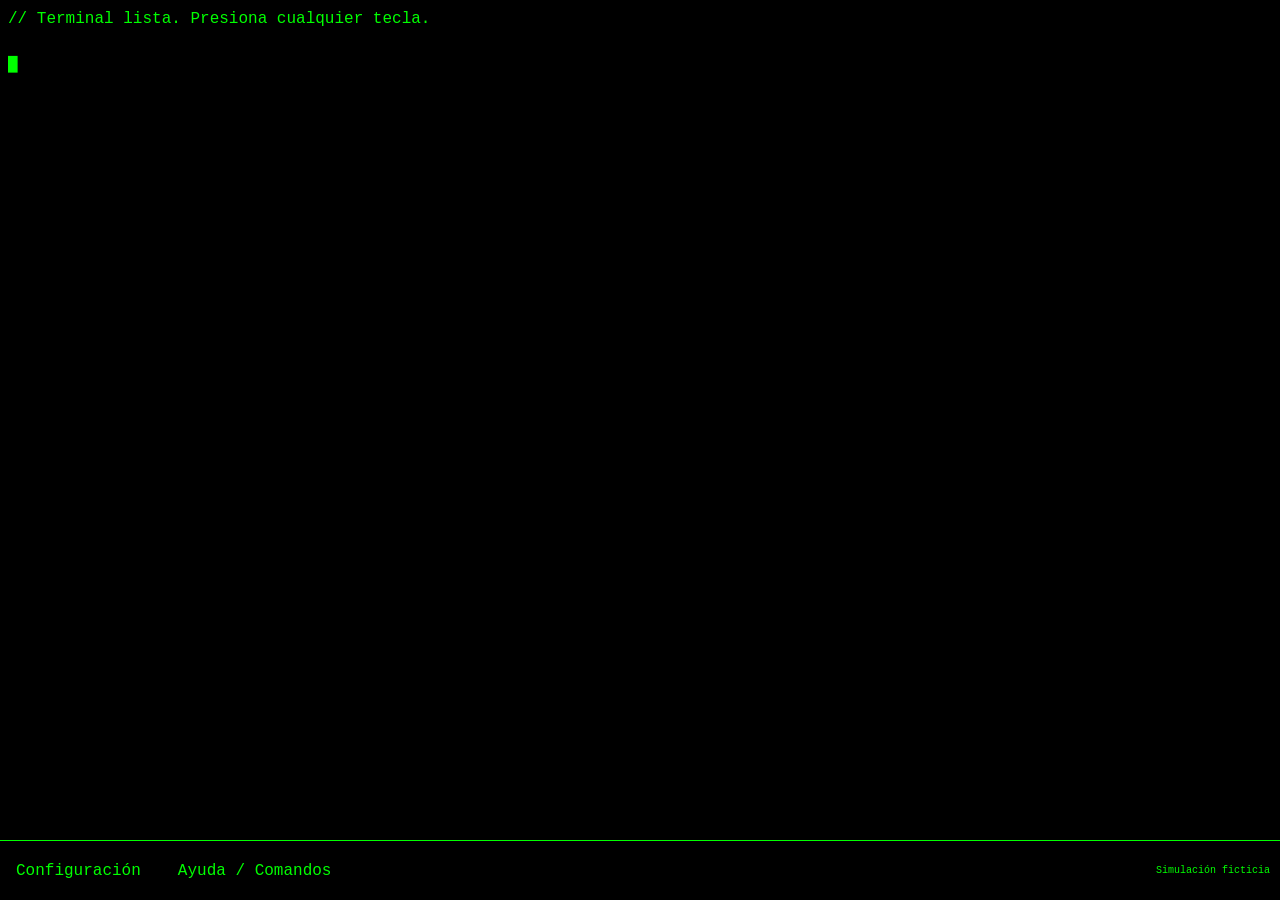
<file: hackertyper/index.html>
<!DOCTYPE html>
<html lang="es">
<head>
  <meta charset="UTF-8">
  <meta name="viewport" content="width=device-width, initial-scale=1.0">
  <title>Hacker Typer</title>
  <link rel="stylesheet" href="./style.css">
  <script src="./script.js" defer></script>
</head>
<body>
  <main id="terminal" tabindex="0" aria-label="Terminal de simulación">
    <pre id="codigo"></pre><span class="cursor">█</span>
  </main>

  <footer>
    <nav>
      <button type="button" id="abrirConfiguracion">Configuración</button>
      <button type="button" id="abrirAyuda">Ayuda / Comandos</button>
    </nav>
    <small>Simulación ficticia</small>
  </footer>

  <dialog id="configuracion">
    <h2>Configuración</h2>

    <label for="fondo">Color del fondo</label>
    <input id="fondo" type="color" value="#000000">

    <label for="texto">Color del código</label>
    <input id="texto" type="color" value="#00ff00">

    <label for="imagen">Imagen de fondo</label>
    <input id="imagen" type="file" accept="image/*">

    <button type="button" id="quitarImagen">Quitar imagen</button>
    <button type="button" data-cerrar>Cerrar</button>
  </dialog>

  <dialog id="ayuda">
    <h2>Comandos</h2>
    <p>Pulsa un botón o usa Alt + Shift + la letra.</p>

    <div class="comandos">
      <button type="button" data-comando="N">N · Configurar nombre</button>
      <button type="button" data-comando="A">A · Acceso concedido</button>
      <button type="button" data-comando="L">L · Ubicación localizada</button>
      <button type="button" data-comando="M">M · Micrófono ficticio</button>
      <button type="button" data-comando="D">D · Documentos</button>
      <button type="button" data-comando="C">C · Conversaciones</button>
      <button type="button" data-comando="B">B · Cambiar fondo</button>
      <button type="button" data-comando="R">R · Limpiar terminal</button>
    </div>

    <p>Alt + Shift + H abre este menú. Esc cierra las ventanas.</p>
    <button type="button" data-cerrar>Cerrar</button>
  </dialog>

  <dialog id="nombreDialogo">
    <form id="nombreFormulario">
      <h2>Configurar nombre</h2>
      <label for="nombre">Nombre o alias</label>
      <input
        id="nombre"
        type="text"
        maxlength="45"
        autocomplete="off"
        required
      >
      <p>Quedará oculto y se utilizará cuando actives un efecto.</p>

      <button type="submit">Guardar nombre</button>
      <button type="button" data-cerrar>Cancelar</button>
    </form>
  </dialog>

  <dialog id="efecto">
    <small>SECUENCIA FICTICIA</small>
    <h2 id="titulo"></h2>
    <p id="perfil"></p>
    <div id="animacion" aria-hidden="true"></div>
    <pre id="detalles"></pre>
    <progress id="progreso" max="100" value="0"></progress>
    <p id="estado" role="status"></p>
    <button type="button" data-cerrar>Cerrar</button>
  </dialog>
</body>
</html>
</file>
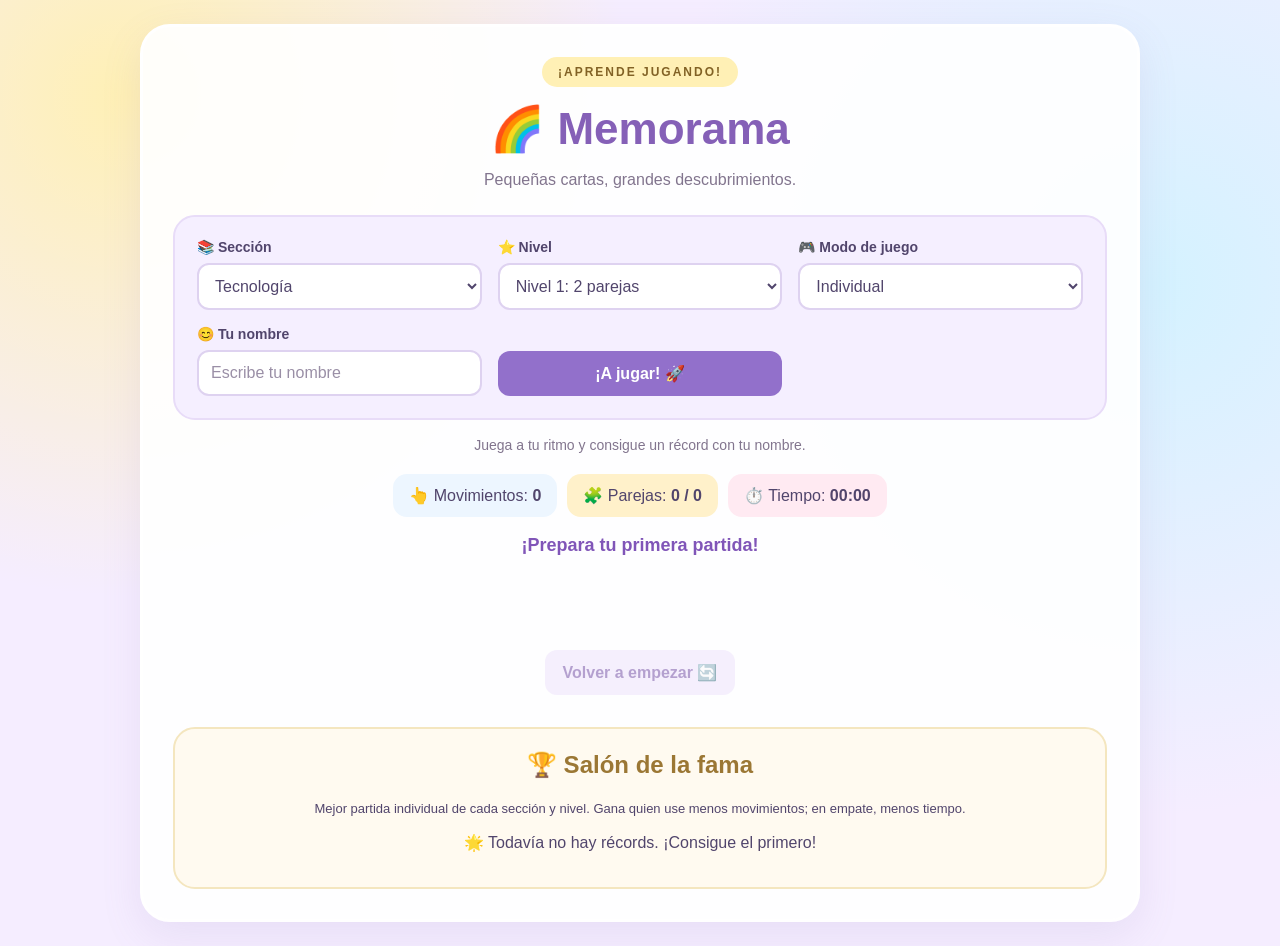
<file: memorama-tec/index.html>
<!DOCTYPE html>
<html lang="es">
<head>
    <meta charset="UTF-8">
    <meta name="viewport" content="width=device-width, initial-scale=1.0">
    <title>Memorama Club</title>
    <link rel="stylesheet" href="style.css">
    <script src="script.js" defer></script>
</head>
<body>
    <main class="contenedor">
        <header>
            <span class="etiqueta">¡APRENDE JUGANDO!</span>
            <h1>🌈 Memorama</h1>
            <p>Pequeñas cartas, grandes descubrimientos.</p>
        </header>

        <section class="configuracion" aria-label="Configurar partida">
            <div class="opcion">
                <label for="categoria">📚 Sección</label>
                <select id="categoria">
                    <option value="tec">Tecnología</option>
                    <option value="sistemas">Sistemas operativos</option>
                    <option value="len">Lenguajes de programación</option>
                    <option value="dep">Tecnologías DevOps</option>
                </select>
            </div>

            <div class="opcion">
                <label for="nivel">⭐ Nivel</label>
                <select id="nivel">
                    <option value="1">Nivel 1</option>
                    <option value="2">Nivel 2</option>
                    <option value="3">Nivel 3</option>
                    <option value="4">Nivel 4</option>
                </select>
            </div>

            <div class="opcion">
                <label for="modo">🎮 Modo de juego</label>
                <select id="modo">
                    <option value="solo">Individual</option>
                    <option value="dos">Dos personas</option>
                    <option value="computadora">Contra la computadora</option>
                </select>
            </div>

            <div class="opcion">
                <label for="jugador1">😊 Tu nombre</label>
                <input id="jugador1" maxlength="25"
                       placeholder="Escribe tu nombre" autocomplete="off">
            </div>

            <div class="opcion" id="campo-jugador2" hidden>
                <label for="jugador2">😎 Segunda persona</label>
                <input id="jugador2" maxlength="25"
                       placeholder="Nombre del jugador 2" autocomplete="off">
            </div>

            <button id="iniciar" type="button">¡A jugar! 🚀</button>
        </section>

        <p id="ayuda-modo" class="instrucciones"></p>

        <section class="informacion" aria-label="Estado de la partida">
            <p>👆 Movimientos: <strong id="movimientos">0</strong></p>
            <p>🧩 Parejas: <strong id="parejas">0 / 0</strong></p>
            <p>⏱️ Tiempo: <strong id="tiempo">00:00</strong></p>
        </section>

        <p id="turno" class="turno" role="status">
            ¡Prepara tu primera partida!
        </p>

        <section id="marcador" class="marcador" hidden>
            <p id="marcador1"></p>
            <p id="marcador2"></p>
        </section>

        <section id="tablero" class="tablero"
                 aria-label="Cartas del memorama"></section>

        <p id="mensaje" role="status" aria-live="polite"></p>

        <button id="reiniciar" class="secundario" type="button" disabled>
            Volver a empezar 🔄
        </button>

        <section class="records" aria-labelledby="titulo-records">
            <h2 id="titulo-records">🏆 Salón de la fama</h2>
            <p class="descripcion-records">
                Mejor partida individual de cada sección y nivel.
                Gana quien use menos movimientos; en empate, menos tiempo.
            </p>
            <div id="lista-records"></div>
            <p id="aviso-guardado" role="status"></p>
        </section>
    </main>
</body>
</html>
</file>
<file: hackertyper/style.css>
:root {
  --fondo: #000000;
  --texto: #00ff00;
}

* {
  box-sizing: border-box;
}

html,
body {
  height: 100%;
  margin: 0;
}

body {
  background-color: var(--fondo);
  background-position: center;
  background-size: cover;
  background-attachment: fixed;
  color: var(--texto);
  font: 16px "Courier New", monospace;
}

#terminal {
  height: calc(100dvh - 60px);
  padding: 8px;
  overflow-y: auto;
  overflow-wrap: anywhere;
  outline: none;
  cursor: text;
}

#codigo {
  display: inline;
  margin: 0;
  white-space: pre-wrap;
  overflow-wrap: anywhere;
  font: inherit;
  line-height: 1.45;
}

.cursor {
  animation: parpadear 1s steps(1) infinite;
}

footer {
  position: fixed;
  bottom: 0;
  width: 100%;
  min-height: 60px;
  display: flex;
  align-items: center;
  justify-content: space-between;
  gap: 10px;
  padding: 10px;
  border-top: 1px solid var(--texto);
  background: var(--fondo);
}

nav {
  display: flex;
  gap: 25px;
}

button {
  padding: 6px;
  background: transparent;
  border: none;
  color: var(--texto);
  font: inherit;
  cursor: pointer;
}

button:hover {
  text-decoration: underline;
}

button:focus-visible,
input:focus-visible {
  outline: 2px solid var(--texto);
  outline-offset: 3px;
}

footer small {
  font-size: 10px;
}

dialog {
  width: min(640px, 94vw);
  max-height: 85dvh;
  padding: 24px;
  overflow-y: auto;
  border: 1px solid var(--texto);
  background: #000;
  color: var(--texto);
  font: 15px/1.6 "Courier New", monospace;
}

dialog::backdrop {
  background: #000b;
}

dialog h2 {
  margin-top: 10px;
  overflow-wrap: anywhere;
}

dialog button {
  margin: 8px 6px 0 0;
  padding: 8px 12px;
  border: 1px solid var(--texto);
}

label {
  display: block;
  margin-top: 16px;
}

input {
  max-width: 100%;
  margin: 8px 0;
  font: inherit;
}

input[type="text"] {
  width: 100%;
  padding: 10px;
  border: 1px solid var(--texto);
  background: #080808;
  color: var(--texto);
}

input[type="color"] {
  width: 75px;
  height: 40px;
  background: #000;
  border: 1px solid var(--texto);
}

input[type="file"] {
  display: block;
  width: 100%;
}

.comandos {
  display: grid;
  gap: 5px;
}

.comandos button {
  text-align: left;
}

#efecto {
  text-align: center;
}

#perfil {
  overflow-wrap: anywhere;
}

#detalles {
  text-align: left;
  white-space: pre-wrap;
  overflow-wrap: anywhere;
  font: inherit;
}

progress {
  width: 100%;
  height: 18px;
  accent-color: var(--texto);
}

.icono {
  font-size: 65px;
}

.radar {
  position: relative;
  width: 140px;
  height: 140px;
  margin: 20px auto;
  overflow: hidden;
  border: 1px solid var(--texto);
  border-radius: 50%;
  background: repeating-radial-gradient(
    circle,
    transparent 0 20px,
    #ffffff30 21px 22px
  );
}

.radar::after {
  content: "";
  position: absolute;
  inset: 0;
  border-radius: 50%;
  background: conic-gradient(transparent 65%, var(--texto));
  opacity: 0.6;
  animation: girar 2s linear infinite;
}

.onda {
  height: 90px;
  display: flex;
  align-items: center;
  justify-content: center;
  gap: 5px;
}

.onda span {
  width: 6px;
  height: 65px;
  background: var(--texto);
  animation: pulsar 0.6s infinite alternate;
}

.onda span:nth-child(2n) {
  animation-delay: 0.2s;
}

.onda span:nth-child(3n) {
  animation-delay: 0.4s;
}

@keyframes parpadear {
  50% { opacity: 0; }
}

@keyframes girar {
  to { transform: rotate(360deg); }
}

@keyframes pulsar {
  from { transform: scaleY(0.15); }
  to { transform: scaleY(1); }
}

@media (max-width: 600px) {
  body {
    font-size: 14px;
  }

  nav {
    gap: 10px;
  }

  footer small {
    max-width: 75px;
  }
}

@media (prefers-reduced-motion: reduce) {
  *,
  *::before,
  *::after {
    animation: none !important;
  }
}
</file>
<file: memorama-tec/style.css>
* {
    box-sizing: border-box;
}

body {
    margin: 0;
    padding: 24px 12px;
    min-height: 100vh;
    font-family: "Trebuchet MS", Arial, sans-serif;
    color: #51456c;
    background:
        radial-gradient(circle at 10% 10%, #fff0b5, transparent 35%),
        radial-gradient(circle at 90% 30%, #d4f2ff, transparent 40%),
        #f5edff;
}

.contenedor {
    max-width: 1000px;
    margin: auto;
    padding: 30px;
    text-align: center;
    background: #ffffffed;
    border: 3px solid white;
    border-radius: 30px;
    box-shadow: 0 14px 40px #8d72b51f;
}

.etiqueta {
    display: inline-block;
    padding: 8px 16px;
    color: #826225;
    background: #fff0b5;
    border-radius: 30px;
    font-size: 12px;
    font-weight: bold;
    letter-spacing: 2px;
}

h1 {
    margin: 16px 0 8px;
    color: #8560b7;
    font-size: clamp(28px, 5vw, 44px);
}

header p {
    color: #82758e;
}

.configuracion {
    display: grid;
    grid-template-columns: repeat(3, minmax(0, 1fr));
    gap: 16px;
    margin: 26px 0 14px;
    padding: 22px;
    text-align: left;
    background: #f5efff;
    border: 2px solid #e8dcf8;
    border-radius: 22px;
}

.opcion {
    display: flex;
    flex-direction: column;
    gap: 8px;
    min-width: 0;
}

label {
    font-size: 14px;
    font-weight: bold;
}

input,
select,
button {
    font: inherit;
    border-radius: 12px;
}

input,
select {
    width: 100%;
    min-width: 0;
    padding: 12px;
    color: #51456c;
    background: white;
    border: 2px solid #ded2f0;
}

input::placeholder {
    color: #9a8fa6;
}

button {
    padding: 13px 18px;
    color: white;
    background: #9270cb;
    border: 0;
    font-weight: bold;
    cursor: pointer;
    transition: transform 0.2s, background 0.2s;
}

#iniciar {
    align-self: end;
}

button:hover:not(:disabled) {
    background: #7956b2;
    transform: translateY(-2px);
}

button:disabled {
    cursor: not-allowed;
    opacity: 0.55;
}

button:focus-visible,
input:focus-visible,
select:focus-visible {
    outline: 3px solid #447fc3;
    outline-offset: 3px;
}

[hidden] {
    display: none !important;
}

.instrucciones {
    color: #82758e;
    font-size: 14px;
    line-height: 1.6;
}

.informacion,
.marcador {
    display: flex;
    flex-wrap: wrap;
    justify-content: center;
    gap: 10px;
    margin: 18px 0;
}

.informacion p,
.marcador p {
    margin: 0;
    padding: 12px 16px;
    border-radius: 14px;
    background: #edf6ff;
}

.informacion p:nth-child(2) {
    background: #fff1ca;
}

.informacion p:nth-child(3) {
    background: #ffeaf2;
}

.turno {
    color: #8055b8;
    font-size: 18px;
    font-weight: bold;
}

.marcador p {
    background: #f4effa;
    border: 2px solid transparent;
}

.marcador .activo {
    background: #e9dcff;
    border-color: #a180d2;
    font-weight: bold;
}

/* El tablero nunca crece más de 470 píxeles. */
.tablero {
    display: grid;
    grid-template-columns: repeat(4, minmax(0, 1fr));
    gap: 10px;
    width: 100%;
    max-width: 470px;
    margin: 24px auto;
}

.carta {
    position: relative;
    display: flex;
    align-items: center;
    justify-content: center;
    width: 100%;
    min-width: 0;
    aspect-ratio: 1;
    padding: 10px;
    overflow: hidden;
    color: #7957ab;
    background: #e5d7fa;
    border: 3px solid #d6c1f2;
    border-radius: 18px;
    box-shadow: 0 4px 0 #ccb5e9;
}

.carta:nth-child(4n + 2) {
    background: #d8efff;
    border-color: #b9ddf5;
    box-shadow: 0 4px 0 #b0d3ee;
}

.carta:nth-child(4n + 3) {
    background: #ffe4ed;
    border-color: #f3c3d5;
    box-shadow: 0 4px 0 #edb7cc;
}

.carta:nth-child(4n + 4) {
    background: #fff0be;
    border-color: #eddda4;
    box-shadow: 0 4px 0 #e4d291;
}

.carta:hover:not(:disabled) {
    background: #f1e9ff;
}

.simbolo {
    font-size: clamp(25px, 6vw, 38px);
}

.carta img {
    display: none;
    width: 100%;
    height: 100%;
    max-width: 75px;
    max-height: 75px;
    object-fit: contain;
}

.carta.volteada,
.carta.encontrada {
    background: white;
    border-color: #bca2dd;
}

.carta.volteada img,
.carta.encontrada img {
    display: block;
}

.carta.volteada .simbolo,
.carta.encontrada .simbolo {
    display: none;
}

.carta.encontrada {
    background: #e9fff2;
    border-color: #8bd2aa;
    box-shadow: 0 4px 0 #a2dabc;
    opacity: 1;
}

#mensaje {
    min-height: 28px;
    color: #8455b2;
    font-size: 18px;
    font-weight: bold;
    line-height: 1.5;
}

.secundario {
    color: #7955a9;
    background: #eee4fc;
}

.secundario:hover:not(:disabled) {
    background: #dfcef5;
}

.records {
    margin-top: 32px;
    padding: 22px;
    background: #fffaf0;
    border: 2px solid #f4e6bf;
    border-radius: 22px;
}

h2 {
    margin-top: 0;
    color: #9b7734;
}

.descripcion-records,
#aviso-guardado {
    font-size: 13px;
    line-height: 1.6;
}

#lista-records {
    overflow-x: auto;
}

table {
    width: 100%;
    border-collapse: collapse;
    font-size: 14px;
    text-align: left;
}

th,
td {
    padding: 12px 10px;
    border-bottom: 1px solid #eee2c6;
}

th {
    color: #87692d;
    white-space: nowrap;
}

@media (max-width: 650px) {
    .configuracion {
        grid-template-columns: repeat(2, minmax(0, 1fr));
        padding: 15px;
    }

    .contenedor {
        padding: 22px 12px;
    }

    .records {
        padding: 16px 10px;
    }
}

@media (max-width: 400px) {
    .configuracion {
        grid-template-columns: 1fr;
    }

    .tablero {
        gap: 7px;
    }

    .carta {
        padding: 6px;
        border-radius: 12px;
    }

    .informacion p {
        padding: 10px;
        font-size: 13px;
    }
}

@media (prefers-reduced-motion: reduce) {
    * {
        transition: none !important;
    }
}
</file>
